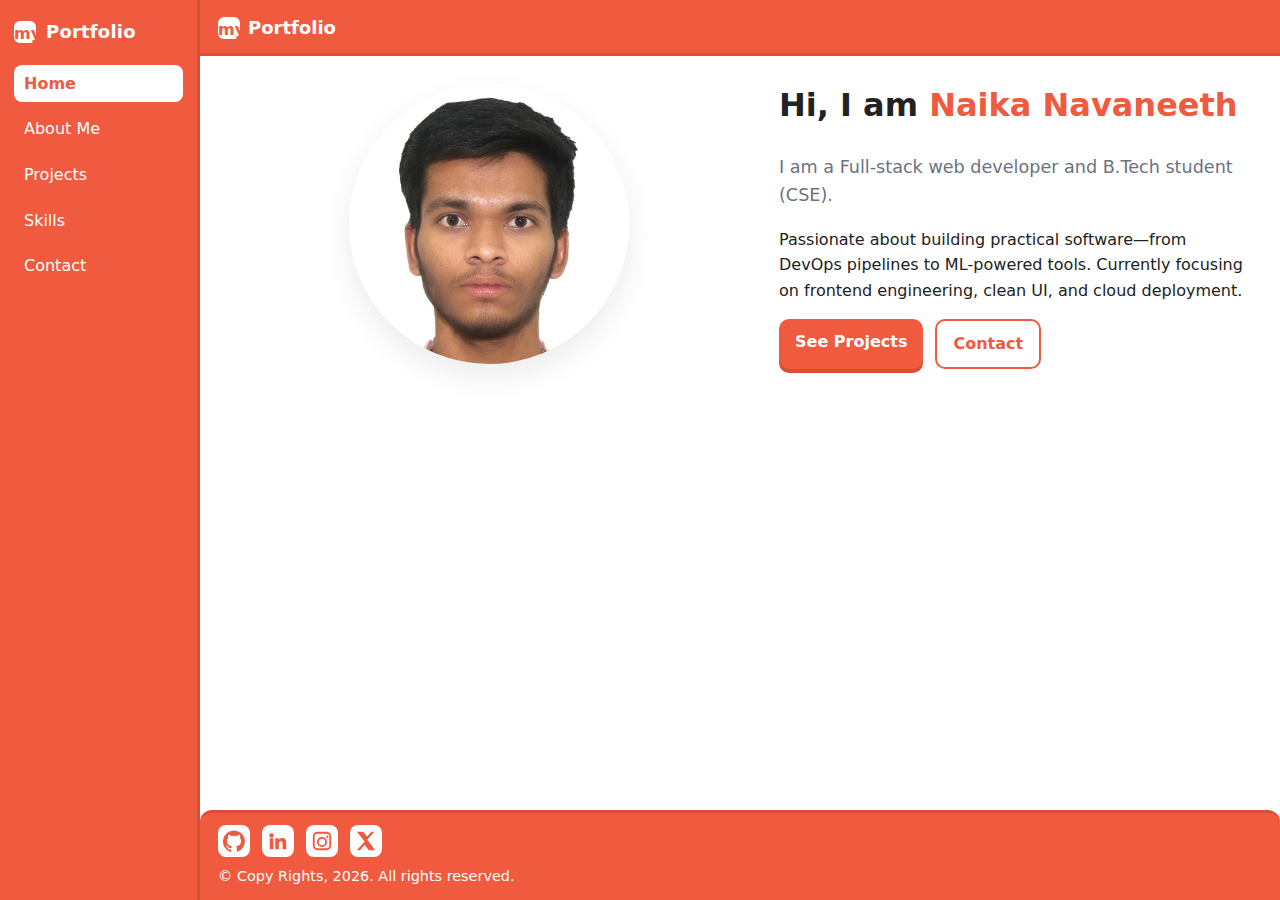
<file: index.html>
<!DOCTYPE html>
<html lang="en">
<head>
  <meta charset="UTF-8" />
  <meta name="viewport" content="width=device-width, initial-scale=1.0"/>
  <title>Home - Naika Navaneeth</title>
  <link rel="stylesheet" href="assets/css/style.css"/>
</head>
<body>
<div class="wrapper">
  <aside class="sidebar">
    <div class="brand">
      <span class="brand-badge">my</span>
      <span class="brand-name">Portfolio</span>
    </div>
    <nav aria-label="Primary">
      <ul class="nav">
        <li><a class="active" href="index.html">Home</a></li>
        <li><a class="" href="about.html">About Me</a></li>
        <li><a class="" href="projects.html">Projects</a></li>
        <li><a class="" href="skills.html">Skills</a></li>
        <li><a class="" href="contact.html">Contact</a></li>
      </ul>
    </nav>
  </aside>
  <header class="topbar">
    <div class="topbar-inner">
      <div class="brand-small">
        <span class="brand-badge">my</span>
        <span class="brand-name">Portfolio</span>
      </div>
    </div>
  </header>
  <main class="content">

<section class="hero">
  <div class="hero-media">
    <img src="assets/images/profile.jpg" alt="Portrait of Naika Navaneeth" class="hero-img"/>
  </div>
  <div class="hero-copy">
    <h1>Hi, I am <span class="accent">Naika Navaneeth</span></h1>
    <p class="lead">I am a Full‑stack web developer and B.Tech student (CSE).</p>
    <p>Passionate about building practical software—from DevOps pipelines to ML‑powered tools.
       Currently focusing on frontend engineering, clean UI, and cloud deployment.</p>
    <div class="cta-row">
      <a class="btn" href="projects.html">See Projects</a>
      <a class="btn btn-outline" href="contact.html">Contact</a>
    </div>
  </div>
</section>

  </main>
  <footer>
    <div class="footer-container">
      <div class="social-icons">
        <a aria-label="GitHub" href="https://github.com/NaikaNavaneeth" target="_blank" rel="noopener noreferrer" title="GitHub">
          <svg width="22" height="22" viewBox="0 0 24 24" role="img" aria-hidden="true"><path d="M12 .5a12 12 0 0 0-3.79 23.4c.6.11.82-.26.82-.58v-2.03c-3.34.73-4.04-1.61-4.04-1.61-.55-1.42-1.34-1.8-1.34-1.8-1.1-.75.08-.74.08-.74 1.22.09 1.87 1.26 1.87 1.26 1.08 1.86 2.84 1.32 3.53 1.01.11-.78.42-1.32.76-1.63-2.67-.3-5.47-1.34-5.47-5.95 0-1.31.47-2.39 1.25-3.23-.13-.31-.54-1.56.12-3.26 0 0 1.01-.32 3.3 1.23a11.46 11.46 0 0 1 6 0c2.28-1.55 3.29-1.23 3.29-1.23.67 1.7.26 2.95.13 3.26.78.84 1.25 1.92 1.25 3.23 0 4.62-2.81 5.64-5.49 5.94.43.37.81 1.09.81 2.2v3.26c0 .32.21.7.83.58A12 12 0 0 0 12 .5z" fill="currentColor"/></svg>
        </a>
        <a aria-label="LinkedIn" href="https://www.linkedin.com/in/navaneeth-naika-32b4a3281/" target="_blank" rel="noopener noreferrer" title="LinkedIn">
          <svg width="22" height="22" viewBox="0 0 24 24" role="img" aria-hidden="true"><path d="M4.98 3.5A2.5 2.5 0 1 1 5 8.5a2.5 2.5 0 0 1-.02-5zM3 9h4v12H3zM9 9h3.8v1.7h.05c.53-1 1.82-2.05 3.75-2.05C20 8.65 21 11 21 14.43V21h-4v-5.7c0-1.36-.03-3.1-1.9-3.1-1.9 0-2.2 1.48-2.2 3v5.8H9z" fill="currentColor"/></svg>
        </a>
        <a aria-label="Instagram" href="https://www.instagram.com/" target="_blank" rel="noopener noreferrer" title="Instagram">
          <svg width="22" height="22" viewBox="0 0 24 24" role="img" aria-hidden="true"><path d="M7 2h10a5 5 0 0 1 5 5v10a5 5 0 0 1-5 5H7a5 5 0 0 1-5-5V7a5 5 0 0 1 5-5zm10 2H7a3 3 0 0 0-3 3v10a3 3 0 0 0 3 3h10a3 3 0 0 0 3-3V7a3 3 0 0 0-3-3zm-5 3.5A5.5 5.5 0 1 1 6.5 13 5.5 5.5 0 0 1 12 7.5zm0 2A3.5 3.5 0 1 0 15.5 13 3.5 3.5 0 0 0 12 9.5zm5.75-3.5a1.25 1.25 0 1 1-1.25 1.25A1.25 1.25 0 0 1 17.75 6z" fill="currentColor"/></svg>
        </a>
        <a aria-label="Twitter/X" href="https://twitter.com/" target="_blank" rel="noopener noreferrer" title="Twitter / X">
          <svg width="22" height="22" viewBox="0 0 24 24" role="img" aria-hidden="true"><path d="M18 2h3l-7.5 8.5L22 22h-7l-4.5-6-5 6H2l8.5-9.5L2 2h7l4 5z" fill="currentColor"/></svg>
        </a>
      </div>
      <p class="copyright">© Copy Rights, <span id="year"></span>. All rights reserved.</p>
    </div>
  </footer>
</div>
<script>
  // set year
  document.getElementById('year').textContent = new Date().getFullYear();
</script>
</body>
</html>
</file>
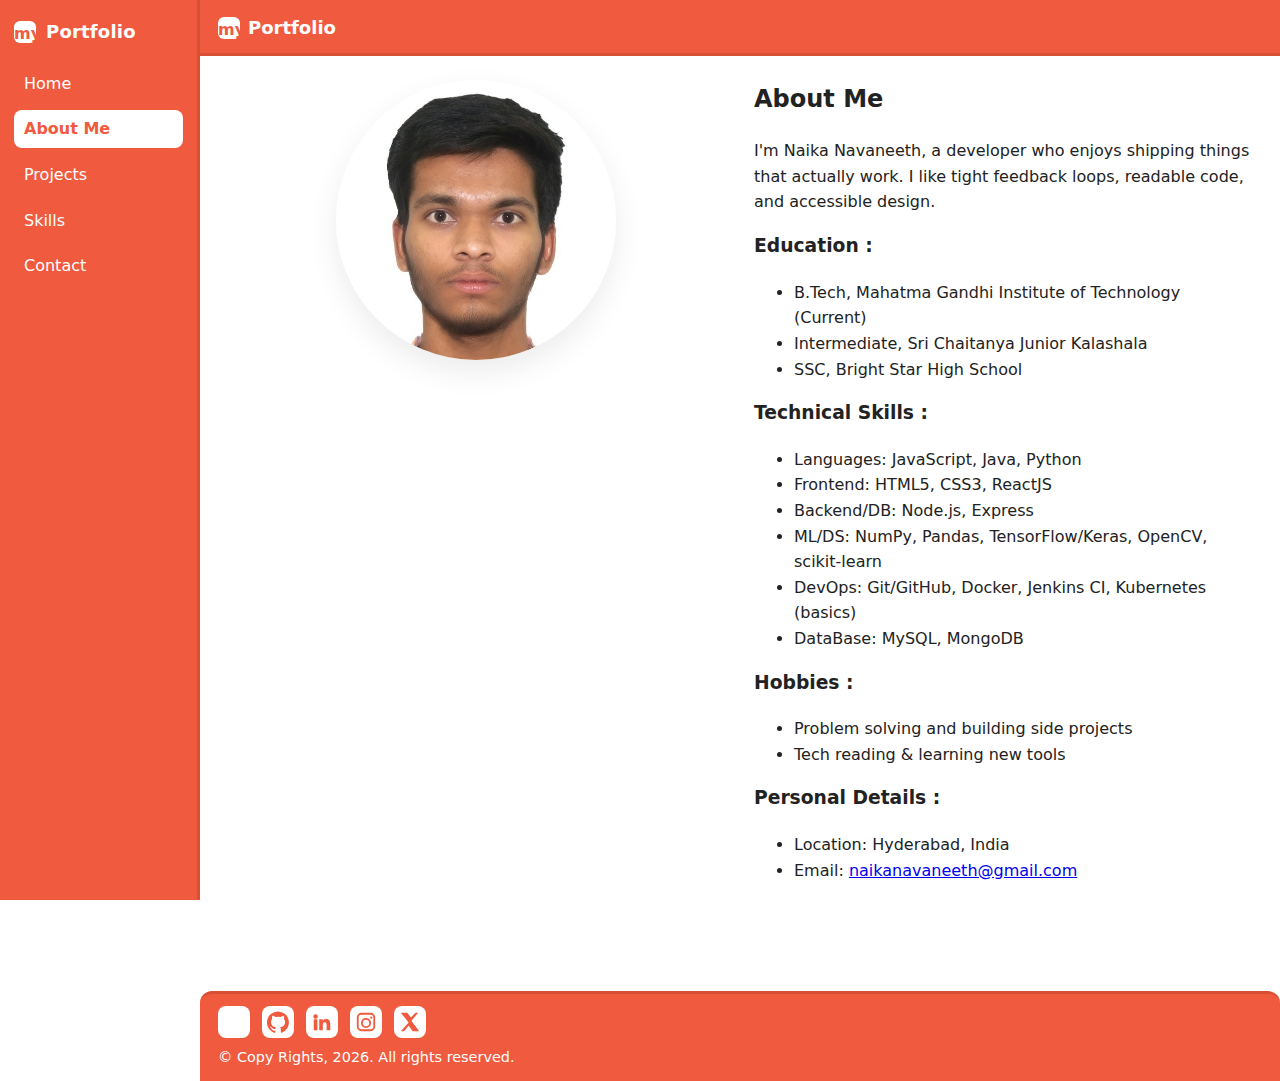
<file: about.html>
<!DOCTYPE html>
<html lang="en">
<head>
  <meta charset="UTF-8" />
  <meta name="viewport" content="width=device-width, initial-scale=1.0"/>
  <title>About - Naika Navaneeth</title>
  <link rel="stylesheet" href="assets/css/style.css"/>
</head>
<body>
<div class="wrapper">
  <aside class="sidebar">
    <div class="brand">
      <span class="brand-badge">my</span>
      <span class="brand-name">Portfolio</span>
    </div>
    <nav aria-label="Primary">
      <ul class="nav">
        <li><a class="" href="index.html">Home</a></li>
        <li><a class="active" href="about.html">About Me</a></li>
        <li><a class="" href="projects.html">Projects</a></li>
        <li><a class="" href="skills.html">Skills</a></li>
        <li><a class="" href="contact.html">Contact</a></li>
      </ul>
    </nav>
  </aside>
  <header class="topbar">
    <div class="topbar-inner">
      <div class="brand-small">
        <span class="brand-badge">my</span>
        <span class="brand-name">Portfolio</span>
      </div>
    </div>
  </header>
  <main class="content">

<section class="two-col">
  <div class="col-media">
    <img src="assets/images/profile.jpg" alt="Naika Navaneeth portrait" class="hero-img"/>
  </div>
  <div class="col-content">
    <h2>About Me</h2>
    <p>I'm Naika Navaneeth, a developer who enjoys shipping things that actually work.
    I like tight feedback loops, readable code, and accessible design.</p>

    <h3>Education :</h3>
    <ul>
      <li>B.Tech, Mahatma Gandhi Institute of Technology (Current)</li>
      <li>Intermediate, Sri Chaitanya Junior Kalashala</li>
      <li>SSC, Bright Star High School</li>
    </ul>

    <h3>Technical Skills :</h3>
    <ul>
      <li>Languages: JavaScript, Java, Python</li>
      <li>Frontend: HTML5, CSS3, ReactJS</li>
      <li>Backend/DB: Node.js, Express</li>
      <li>ML/DS: NumPy, Pandas, TensorFlow/Keras, OpenCV, scikit‑learn</li>
      <li>DevOps: Git/GitHub, Docker, Jenkins CI, Kubernetes (basics)</li>
      <li>DataBase: MySQL, MongoDB</li>
    </ul>

    <h3>Hobbies :</h3>
    <ul>
      <li>Problem solving and building side projects</li>
      <li>Tech reading & learning new tools</li>
    </ul>

    <h3>Personal Details :</h3>
    <ul>
      <li>Location: Hyderabad, India</li>
      <li>Email: <a href="mailto:naikanavaneeth@gmail.com">naikanavaneeth@gmail.com</li>
    </ul>
  </div>
</section>

  </main>
  <footer>
    <div class="footer-container">
      <div class="social-icons">
        <a aria-label="GitHub" href="https://github.com/NaikaNavaneeth" target="_blank" rel="noopener noreferrer" title="GitHub">
          <svg width="22" height="22" viewBox="0 0 24 24" role="img" aria-hidden="true"><path d="M12 .5a12 12 0 0 0-3.79 23.4c.6.11.82-.26.82-.58v-2.03c-3.34.73-4.04-1.61-4.04-1.61-.55-1.42-1.34-1.8-1.34-1.8-1.1-.75.08-.74.08-.74 1.22.09 1.87 1.26 1.87 1.26 1.08 1.86 2.84 1.32 3.53 1.01.11-.78.42-1.32.76-1.63-2.67-.3-5.47-1.34-5.47-5.95 0-1.31.47-2.39 1.25-3.23-.13-.31-.54-1.56.12-3.26 0 0 1.01-.32 3.3 1.23a11.46 11.46 0 0 1 6 0c2.28-1.55 3.29-1.23 3.29-1.23.67 1.7.26 2.95.13 3.26.78.84 1.25 1.92 1.25 3.23 0 4.62-2.81 5.64-5.49 5.94.43.37.81 1.09.81 2.2v3.26c0 .32.21.7.83.58A12 12 0 0 0 12 .5z" fill="currentColor"/></svg>
        </a>
        <a aria-label="LinkedIn" href="https://www.linkedin.com/in/navaneeth-naika-32b4a3281/" target="_blank" rel="noopener noreferrer" title="LinkedIn">
          <svg width="22" height="22" viewBox="0 0 24 24" role="img" aria-hidden="true"><path d="M4.98 3.5A2.5 2.5 0 1 1 5 8.5a2.5 2.5 0 0 1-.02-5zM3 9h4v12H3zM9 9h3.8v1.7h.05c.53-1 1.82-2.05 3.75-2.05C20 8.65 21 11 21 14.43V21h-4v-5.7c0-1.36-.03-3.1-1.9-3.1-1.9 0-2.2 1.48-2.2 3v5.8H9z" fill="currentColor"/></svg>
        </a>
        <a aria-label="Instagram" href="https://www.instagram.com/" target="_blank" rel="noopener noreferrer" title="Instagram">
          <svg width="22" height="22" viewBox="0 0 24 24" role="img" aria-hidden="true"><path d="M7 2h10a5 5 0 0 1 5 5v10a5 5 0 0 1-5 5H7a5 5 0 0 1-5-5V7a5 5 0 0 1 5-5zm10 2H7a3 3 0 0 0-3 3v10a3 3 0 0 0 3 3h10a3 3 0 0 0 3-3V7a3 3 0 0 0-3-3zm-5 3.5A5.5 5.5 0 1 1 6.5 13 5.5 5.5 0 0 1 12 7.5zm0 2A3.5 3.5 0 1 0 15.5 13 3.5 3.5 0 0 0 12 9.5zm5.75-3.5a1.25 1.25 0 1 1-1.25 1.25A1.25 1.25 0 0 1 17.75 6z" fill="currentColor"/></svg>
        </a>
        <a aria-label="Twitter/X" href="https://twitter.com/" target="_blank" rel="noopener noreferrer" title="Twitter / X">
          <svg width="22" height="22" viewBox="0 0 24 24" role="img" aria-hidden="true"><path d="M18 2h3l-7.5 8.5L22 22h-7l-4.5-6-5 6H2l8.5-9.5L2 2h7l4 5z" fill="currentColor"/></svg>
        </a>
      </div>
      <p class="copyright">© Copy Rights, <span id="year"></span>. All rights reserved.</p>
    </div>
  </footer>
</div>
<script>
  // set year
  document.getElementById('year').textContent = new Date().getFullYear();
</script>
</body>
</html>
</file>
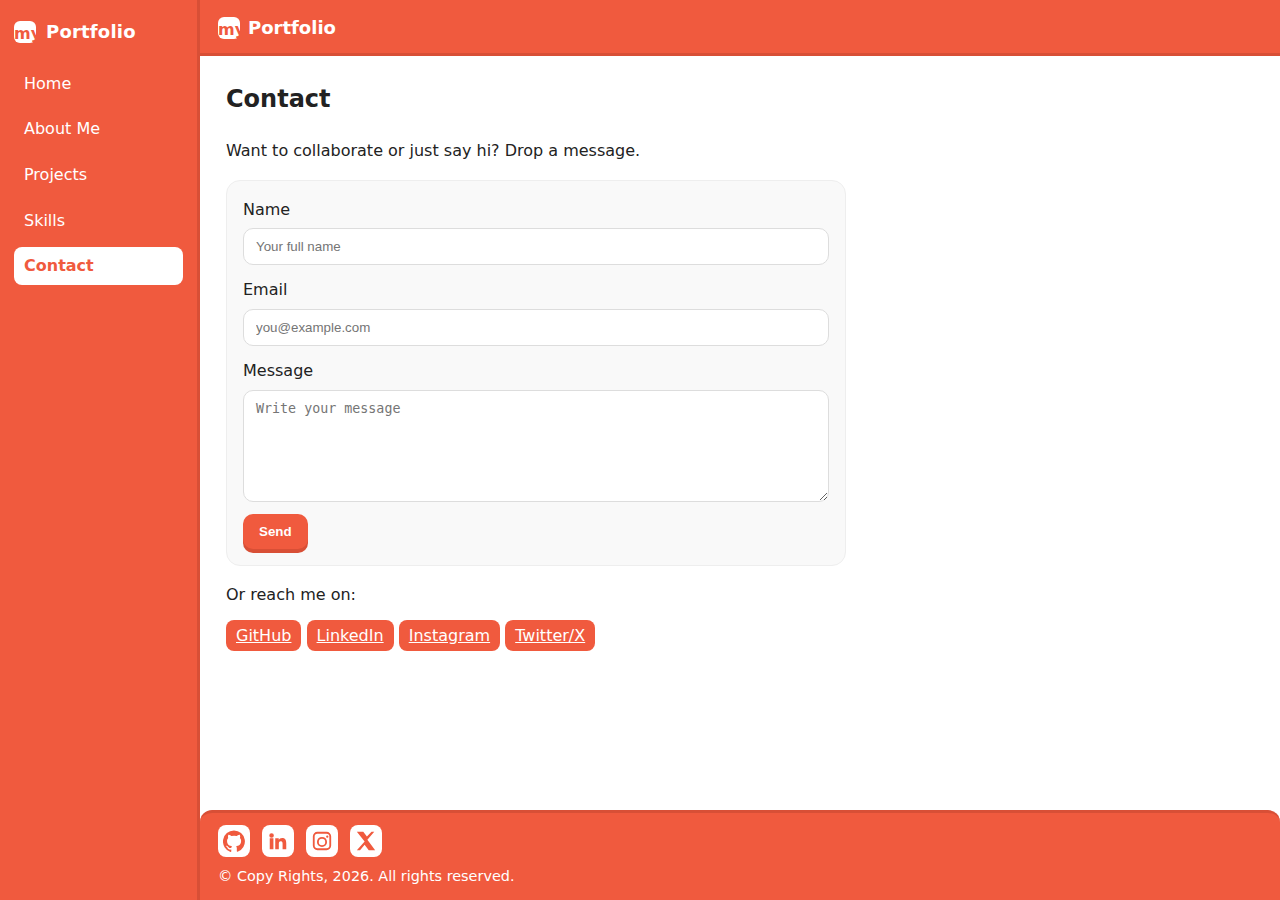
<file: contact.html>
<!DOCTYPE html>
<html lang="en">
<head>
  <meta charset="UTF-8" />
  <meta name="viewport" content="width=device-width, initial-scale=1.0"/>
  <title>Contact - Naika Navaneeth</title>
  <link rel="stylesheet" href="assets/css/style.css"/>
</head>
<body>
<div class="wrapper">
  <aside class="sidebar">
    <div class="brand">
      <span class="brand-badge">my</span>
      <span class="brand-name">Portfolio</span>
    </div>
    <nav aria-label="Primary">
      <ul class="nav">
        <li><a class="" href="index.html">Home</a></li>
        <li><a class="" href="about.html">About Me</a></li>
        <li><a class="" href="projects.html">Projects</a></li>
        <li><a class="" href="skills.html">Skills</a></li>
        <li><a class="active" href="contact.html">Contact</a></li>
      </ul>
    </nav>
  </aside>
  <header class="topbar">
    <div class="topbar-inner">
      <div class="brand-small">
        <span class="brand-badge">my</span>
        <span class="brand-name">Portfolio</span>
      </div>
    </div>
  </header>
  <main class="content">

<section class="contact">
  <h2>Contact</h2>
  <p>Want to collaborate or just say hi? Drop a message.</p>
  <form class="contact-form" action="mailto:naikanavaneeth@example.com" method="post" enctype="text/plain">
    <div class="form-row">
      <label for="name">Name</label>
      <input required id="name" name="name" type="text" placeholder="Your full name"/>
    </div>
    <div class="form-row">
      <label for="email">Email</label>
      <input required id="email" name="email" type="email" placeholder="you@example.com"/>
    </div>
    <div class="form-row">
      <label for="message">Message</label>
      <textarea required id="message" name="message" rows="6" placeholder="Write your message"></textarea>
    </div>
    <button class="btn" type="submit">Send</button>
  </form>
  <div class="alt-links">
    <p>Or reach me on:</p>
    <div class="social-icons">
      <a href="https://github.com/NaikaNavaneeth" target="_blank" rel="noopener">GitHub</a>
      <a href="https://www.linkedin.com/in/navaneeth-naika-32b4a3281/" target="_blank" rel="noopener">LinkedIn</a>
      <a href="https://www.instagram.com/" target="_blank" rel="noopener">Instagram</a>
      <a href="https://twitter.com/" target="_blank" rel="noopener">Twitter/X</a>
    </div>
  </div>
</section>

  </main>
  <footer>
    <div class="footer-container">
      <div class="social-icons">
        <a aria-label="GitHub" href="https://github.com/NaikaNavaneeth" target="_blank" rel="noopener noreferrer" title="GitHub">
          <svg width="22" height="22" viewBox="0 0 24 24" role="img" aria-hidden="true"><path d="M12 .5a12 12 0 0 0-3.79 23.4c.6.11.82-.26.82-.58v-2.03c-3.34.73-4.04-1.61-4.04-1.61-.55-1.42-1.34-1.8-1.34-1.8-1.1-.75.08-.74.08-.74 1.22.09 1.87 1.26 1.87 1.26 1.08 1.86 2.84 1.32 3.53 1.01.11-.78.42-1.32.76-1.63-2.67-.3-5.47-1.34-5.47-5.95 0-1.31.47-2.39 1.25-3.23-.13-.31-.54-1.56.12-3.26 0 0 1.01-.32 3.3 1.23a11.46 11.46 0 0 1 6 0c2.28-1.55 3.29-1.23 3.29-1.23.67 1.7.26 2.95.13 3.26.78.84 1.25 1.92 1.25 3.23 0 4.62-2.81 5.64-5.49 5.94.43.37.81 1.09.81 2.2v3.26c0 .32.21.7.83.58A12 12 0 0 0 12 .5z" fill="currentColor"/></svg>
        </a>
        <a aria-label="LinkedIn" href="https://www.linkedin.com/in/navaneeth-naika-32b4a3281/" target="_blank" rel="noopener noreferrer" title="LinkedIn">
          <svg width="22" height="22" viewBox="0 0 24 24" role="img" aria-hidden="true"><path d="M4.98 3.5A2.5 2.5 0 1 1 5 8.5a2.5 2.5 0 0 1-.02-5zM3 9h4v12H3zM9 9h3.8v1.7h.05c.53-1 1.82-2.05 3.75-2.05C20 8.65 21 11 21 14.43V21h-4v-5.7c0-1.36-.03-3.1-1.9-3.1-1.9 0-2.2 1.48-2.2 3v5.8H9z" fill="currentColor"/></svg>
        </a>
        <a aria-label="Instagram" href="https://www.instagram.com/" target="_blank" rel="noopener noreferrer" title="Instagram">
          <svg width="22" height="22" viewBox="0 0 24 24" role="img" aria-hidden="true"><path d="M7 2h10a5 5 0 0 1 5 5v10a5 5 0 0 1-5 5H7a5 5 0 0 1-5-5V7a5 5 0 0 1 5-5zm10 2H7a3 3 0 0 0-3 3v10a3 3 0 0 0 3 3h10a3 3 0 0 0 3-3V7a3 3 0 0 0-3-3zm-5 3.5A5.5 5.5 0 1 1 6.5 13 5.5 5.5 0 0 1 12 7.5zm0 2A3.5 3.5 0 1 0 15.5 13 3.5 3.5 0 0 0 12 9.5zm5.75-3.5a1.25 1.25 0 1 1-1.25 1.25A1.25 1.25 0 0 1 17.75 6z" fill="currentColor"/></svg>
        </a>
        <a aria-label="Twitter/X" href="https://twitter.com/" target="_blank" rel="noopener noreferrer" title="Twitter / X">
          <svg width="22" height="22" viewBox="0 0 24 24" role="img" aria-hidden="true"><path d="M18 2h3l-7.5 8.5L22 22h-7l-4.5-6-5 6H2l8.5-9.5L2 2h7l4 5z" fill="currentColor"/></svg>
        </a>
      </div>
      <p class="copyright">© Copy Rights, <span id="year"></span>. All rights reserved.</p>
    </div>
  </footer>
</div>
<script>
  // set year
  document.getElementById('year').textContent = new Date().getFullYear();
</script>
</body>
</html>
</file>
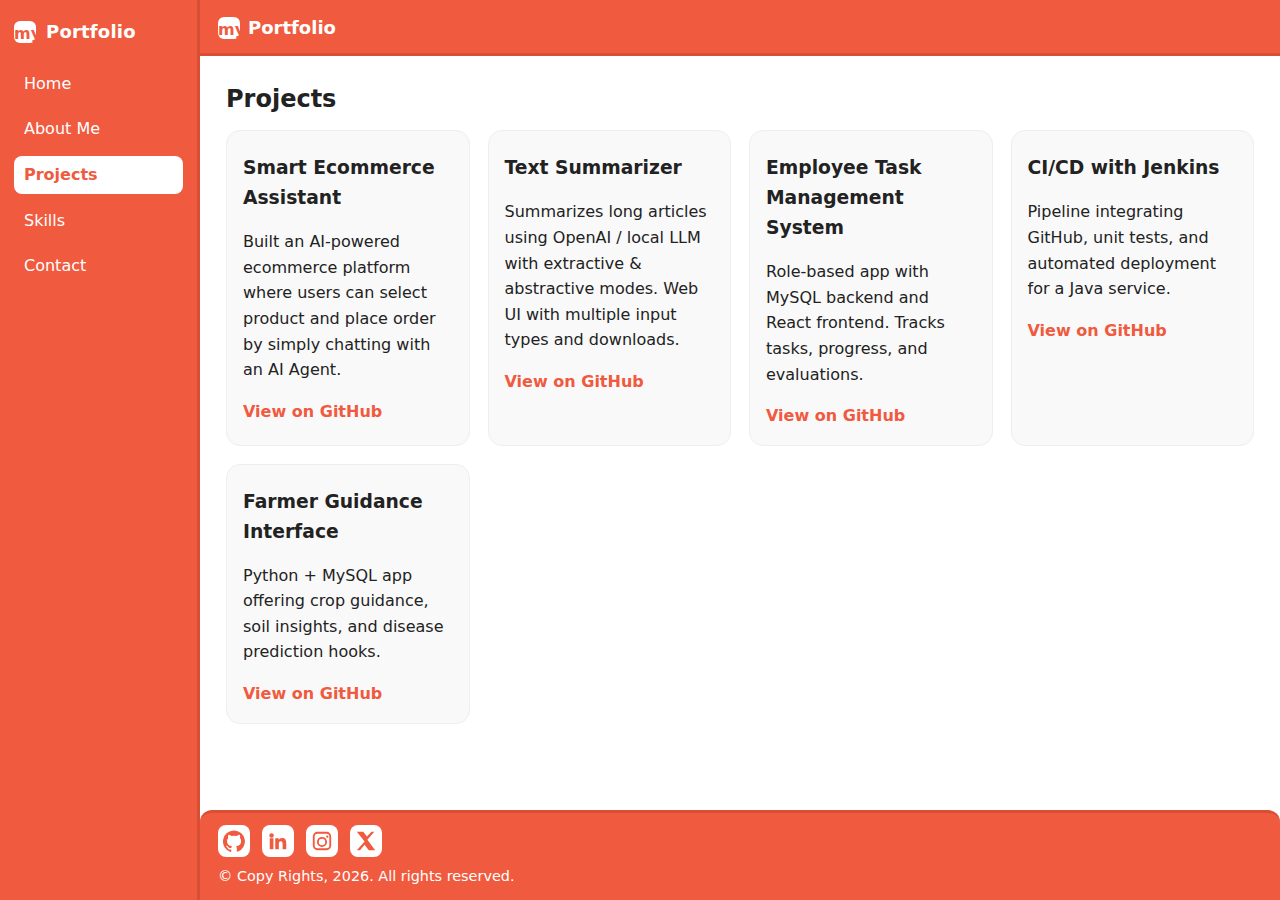
<file: projects.html>
<!DOCTYPE html>
<html lang="en">
<head>
  <meta charset="UTF-8" />
  <meta name="viewport" content="width=device-width, initial-scale=1.0"/>
  <title>Projects - Naika Navaneeth</title>
  <link rel="stylesheet" href="assets/css/style.css"/>
</head>
<body>
<div class="wrapper">
  <aside class="sidebar">
    <div class="brand">
      <span class="brand-badge">my</span>
      <span class="brand-name">Portfolio</span>
    </div>
    <nav aria-label="Primary">
      <ul class="nav">
        <li><a class="" href="index.html">Home</a></li>
        <li><a class="" href="about.html">About Me</a></li>
        <li><a class="active" href="projects.html">Projects</a></li>
        <li><a class="" href="skills.html">Skills</a></li>
        <li><a class="" href="contact.html">Contact</a></li>
      </ul>
    </nav>
  </aside>
  <header class="topbar">
    <div class="topbar-inner">
      <div class="brand-small">
        <span class="brand-badge">my</span>
        <span class="brand-name">Portfolio</span>
      </div>
    </div>
  </header>
  <main class="content">

<section class="projects">
  <h2>Projects</h2>
  <div class="project-grid">
    <article class="project-card">
      <h3>Smart Ecommerce Assistant</h3>
      <p>Built an AI-powered ecommerce platform where users can select product and place
            order by simply chatting with an AI Agent.</p>
      <a class="link" href="https://github.com/NaikaNavaneeth/Smart-Ecommerce" target="_blank" rel="noopener">View on GitHub</a>
    </article>
    <article class="project-card">
      <h3>Text Summarizer</h3>
      <p>Summarizes long articles using OpenAI / local LLM with extractive & abstractive modes.
      Web UI with multiple input types and downloads.</p>
      <a class="link" href="https://github.com/NaikaNavaneeth/AI_text_summarizer" target="_blank" rel="noopener">View on GitHub</a>
    </article>
    <article class="project-card">
      <h3>Employee Task Management System</h3>
      <p>Role‑based app with MySQL backend and React frontend. Tracks tasks, progress, and evaluations.</p>
      <a class="link" href="https://github.com/NaikaNavaneeth/Employee_task_manager" target="_blank" rel="noopener">View on GitHub</a>
    </article>
    <article class="project-card">
      <h3>CI/CD with Jenkins</h3>
      <p>Pipeline integrating GitHub, unit tests, and automated deployment for a Java service.</p>
      <a class="link" href="https://github.com/NaikaNavaneeth/CI-CD-using-Jenkins" target="_blank" rel="noopener">View on GitHub</a>
    </article>
    <article class="project-card">
      <h3>Farmer Guidance Interface</h3>
      <p>Python + MySQL app offering crop guidance, soil insights, and disease prediction hooks.</p>
      <a class="link" href="https://github.com/NaikaNavaneeth/Farmer-Guidance-Interface" target="_blank" rel="noopener">View on GitHub</a>
    </article>
  </div>
</section>

  </main>
  <footer>
    <div class="footer-container">
      <div class="social-icons">
        <a aria-label="GitHub" href="https://github.com/NaikaNavaneeth" target="_blank" rel="noopener noreferrer" title="GitHub">
          <svg width="22" height="22" viewBox="0 0 24 24" role="img" aria-hidden="true"><path d="M12 .5a12 12 0 0 0-3.79 23.4c.6.11.82-.26.82-.58v-2.03c-3.34.73-4.04-1.61-4.04-1.61-.55-1.42-1.34-1.8-1.34-1.8-1.1-.75.08-.74.08-.74 1.22.09 1.87 1.26 1.87 1.26 1.08 1.86 2.84 1.32 3.53 1.01.11-.78.42-1.32.76-1.63-2.67-.3-5.47-1.34-5.47-5.95 0-1.31.47-2.39 1.25-3.23-.13-.31-.54-1.56.12-3.26 0 0 1.01-.32 3.3 1.23a11.46 11.46 0 0 1 6 0c2.28-1.55 3.29-1.23 3.29-1.23.67 1.7.26 2.95.13 3.26.78.84 1.25 1.92 1.25 3.23 0 4.62-2.81 5.64-5.49 5.94.43.37.81 1.09.81 2.2v3.26c0 .32.21.7.83.58A12 12 0 0 0 12 .5z" fill="currentColor"/></svg>
        </a>
        <a aria-label="LinkedIn" href="https://www.linkedin.com/in/navaneeth-naika-32b4a3281/" target="_blank" rel="noopener noreferrer" title="LinkedIn">
          <svg width="22" height="22" viewBox="0 0 24 24" role="img" aria-hidden="true"><path d="M4.98 3.5A2.5 2.5 0 1 1 5 8.5a2.5 2.5 0 0 1-.02-5zM3 9h4v12H3zM9 9h3.8v1.7h.05c.53-1 1.82-2.05 3.75-2.05C20 8.65 21 11 21 14.43V21h-4v-5.7c0-1.36-.03-3.1-1.9-3.1-1.9 0-2.2 1.48-2.2 3v5.8H9z" fill="currentColor"/></svg>
        </a>
        <a aria-label="Instagram" href="https://www.instagram.com/" target="_blank" rel="noopener noreferrer" title="Instagram">
          <svg width="22" height="22" viewBox="0 0 24 24" role="img" aria-hidden="true"><path d="M7 2h10a5 5 0 0 1 5 5v10a5 5 0 0 1-5 5H7a5 5 0 0 1-5-5V7a5 5 0 0 1 5-5zm10 2H7a3 3 0 0 0-3 3v10a3 3 0 0 0 3 3h10a3 3 0 0 0 3-3V7a3 3 0 0 0-3-3zm-5 3.5A5.5 5.5 0 1 1 6.5 13 5.5 5.5 0 0 1 12 7.5zm0 2A3.5 3.5 0 1 0 15.5 13 3.5 3.5 0 0 0 12 9.5zm5.75-3.5a1.25 1.25 0 1 1-1.25 1.25A1.25 1.25 0 0 1 17.75 6z" fill="currentColor"/></svg>
        </a>
        <a aria-label="Twitter/X" href="https://twitter.com/" target="_blank" rel="noopener noreferrer" title="Twitter / X">
          <svg width="22" height="22" viewBox="0 0 24 24" role="img" aria-hidden="true"><path d="M18 2h3l-7.5 8.5L22 22h-7l-4.5-6-5 6H2l8.5-9.5L2 2h7l4 5z" fill="currentColor"/></svg>
        </a>
      </div>
      <p class="copyright">© Copy Rights, <span id="year"></span>. All rights reserved.</p>
    </div>
  </footer>
</div>
<script>
  // set year
  document.getElementById('year').textContent = new Date().getFullYear();
</script>
</body>
</html>
</file>
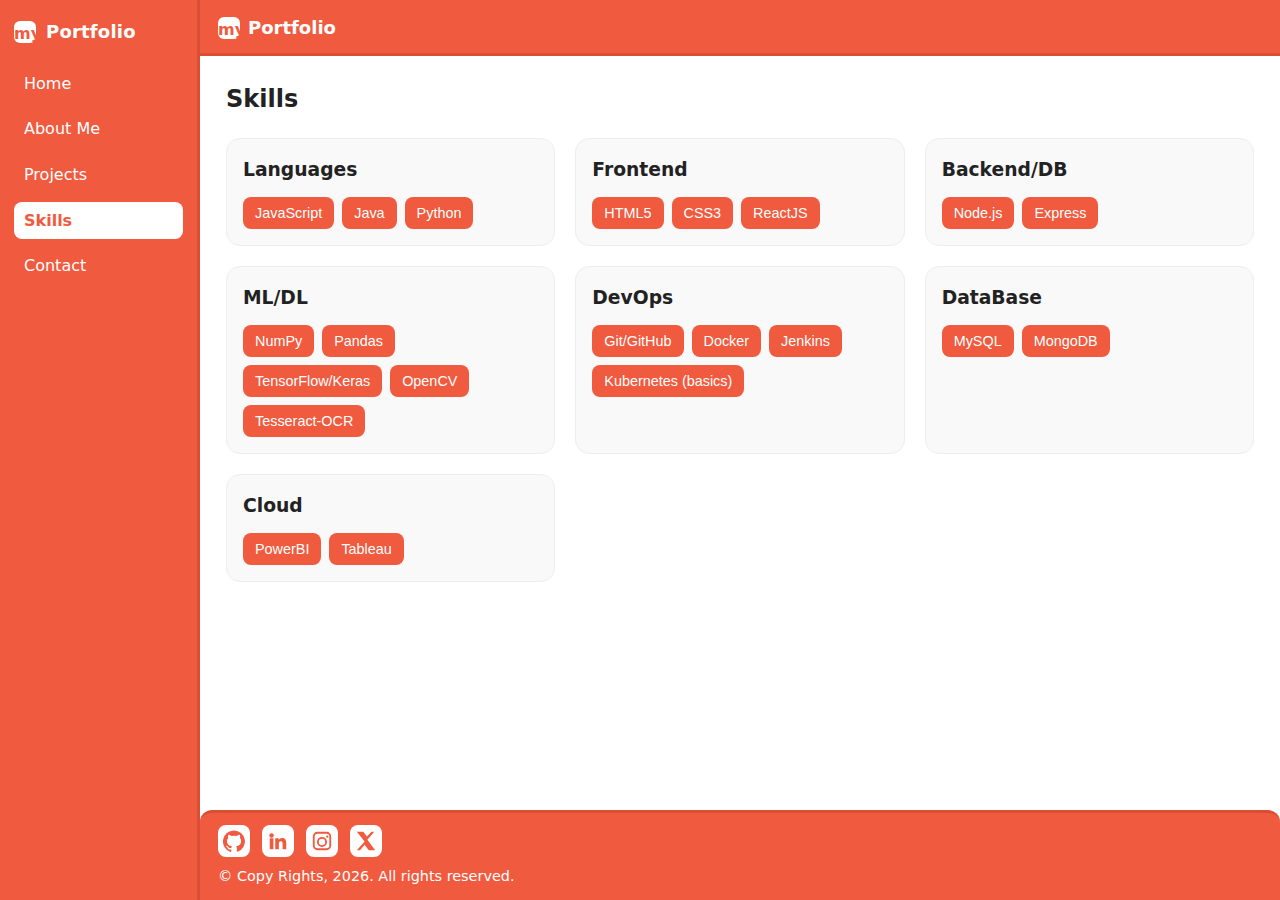
<file: skills.html>
<!DOCTYPE html>
<html lang="en">
<head>
  <meta charset="UTF-8" />
  <meta name="viewport" content="width=device-width, initial-scale=1.0"/>
  <title>Skills - Naika Navaneeth</title>
  <link rel="stylesheet" href="assets/css/style.css"/>
</head>
<body>
<div class="wrapper">
  <aside class="sidebar">
    <div class="brand">
      <span class="brand-badge">my</span>
      <span class="brand-name">Portfolio</span>
    </div>
    <nav aria-label="Primary">
      <ul class="nav">
        <li><a class="" href="index.html">Home</a></li>
        <li><a class="" href="about.html">About Me</a></li>
        <li><a class="" href="projects.html">Projects</a></li>
        <li><a class="active" href="skills.html">Skills</a></li>
        <li><a class="" href="contact.html">Contact</a></li>
      </ul>
    </nav>
  </aside>
  <header class="topbar">
    <div class="topbar-inner">
      <div class="brand-small">
        <span class="brand-badge">my</span>
        <span class="brand-name">Portfolio</span>
      </div>
    </div>
  </header>
  <main class="content">
    <h2>Skills</h2>
    <div class="skills-grid">
      <div class="skill-category">
        <h3>Languages</h3>
        <div class="skill-buttons">
          <button class="skill-button">JavaScript</button>
          <button class="skill-button">Java</button>
          <button class="skill-button">Python</button>
        </div>
      </div>
      <div class="skill-category">
        <h3>Frontend</h3>
        <div class="skill-buttons">
          <button class="skill-button">HTML5</button>
          <button class="skill-button">CSS3</button>
          <button class="skill-button">ReactJS</button>
        </div>
      </div>
      <div class="skill-category">
        <h3>Backend/DB</h3>
        <div class="skill-buttons">
          <button class="skill-button">Node.js</button>
          <button class="skill-button">Express</button>
        </div>
      </div>
      <div class="skill-category">
        <h3>ML/DL</h3>
        <div class="skill-buttons">
          <button class="skill-button">NumPy</button>
          <button class="skill-button">Pandas</button>
          <button class="skill-button">TensorFlow/Keras</button>
          <button class="skill-button">OpenCV</button>
          <button class="skill-button">Tesseract-OCR</button>
        </div>
      </div>
      <div class="skill-category">
        <h3>DevOps</h3>
        <div class="skill-buttons">
          <button class="skill-button">Git/GitHub</button>
          <button class="skill-button">Docker</button>
          <button class="skill-button">Jenkins</button>
          <button class="skill-button">Kubernetes (basics)</button>
        </div>
      </div>
      <div class="skill-category">
        <h3>DataBase</h3>
        <div class="skill-buttons">
          <button class="skill-button">MySQL</button>
          <button class="skill-button">MongoDB</button>
        </div>
      </div>
      <div class="skill-category">
        <h3>Cloud</h3>
        <div class="skill-buttons">
          <button class="skill-button">PowerBI</button>
          <button class="skill-button">Tableau</button>
        </div>
      </div>
    </div>
  </main>
  <footer>
    <div class="footer-container">
      <div class="social-icons">
        <a aria-label="GitHub" href="https://github.com/NaikaNavaneeth" target="_blank" rel="noopener noreferrer" title="GitHub">
          <svg width="22" height="22" viewBox="0 0 24 24" role="img" aria-hidden="true"><path d="M12 .5a12 12 0 0 0-3.79 23.4c.6.11.82-.26.82-.58v-2.03c-3.34.73-4.04-1.61-4.04-1.61-.55-1.42-1.34-1.8-1.34-1.8-1.1-.75.08-.74.08-.74 1.22.09 1.87 1.26 1.87 1.26 1.08 1.86 2.84 1.32 3.53 1.01.11-.78.42-1.32.76-1.63-2.67-.3-5.47-1.34-5.47-5.95 0-1.31.47-2.39 1.25-3.23-.13-.31-.54-1.56.12-3.26 0 0 1.01-.32 3.3 1.23a11.46 11.46 0 0 1 6 0c2.28-1.55 3.29-1.23 3.29-1.23.67 1.7.26 2.95.13 3.26.78.84 1.25 1.92 1.25 3.23 0 4.62-2.81 5.64-5.49 5.94.43.37.81 1.09.81 2.2v3.26c0 .32.21.7.83.58A12 12 0 0 0 12 .5z" fill="currentColor"/></svg>
        </a>
        <a aria-label="LinkedIn" href="https://www.linkedin.com/in/navaneeth-naika-32b4a3281/" target="_blank" rel="noopener noreferrer" title="LinkedIn">
          <svg width="22" height="22" viewBox="0 0 24 24" role="img" aria-hidden="true"><path d="M4.98 3.5A2.5 2.5 0 1 1 5 8.5a2.5 2.5 0 0 1-.02-5zM3 9h4v12H3zM9 9h3.8v1.7h.05c.53-1 1.82-2.05 3.75-2.05C20 8.65 21 11 21 14.43V21h-4v-5.7c0-1.36-.03-3.1-1.9-3.1-1.9 0-2.2 1.48-2.2 3v5.8H9z" fill="currentColor"/></svg>
        </a>
        <a aria-label="Instagram" href="https://www.instagram.com/" target="_blank" rel="noopener noreferrer" title="Instagram">
          <svg width="22" height="22" viewBox="0 0 24 24" role="img" aria-hidden="true"><path d="M7 2h10a5 5 0 0 1 5 5v10a5 5 0 0 1-5 5H7a5 5 0 0 1-5-5V7a5 5 0 0 1 5-5zm10 2H7a3 3 0 0 0-3 3v10a3 3 0 0 0 3 3h10a3 3 0 0 0 3-3V7a3 3 0 0 0-3-3zm-5 3.5A5.5 5.5 0 1 1 6.5 13 5.5 5.5 0 0 1 12 7.5zm0 2A3.5 3.5 0 1 0 15.5 13 3.5 3.5 0 0 0 12 9.5zm5.75-3.5a1.25 1.25 0 1 1-1.25 1.25A1.25 1.25 0 0 1 17.75 6z" fill="currentColor"/></svg>
        </a>
        <a aria-label="Twitter/X" href="https://twitter.com/" target="_blank" rel="noopener noreferrer" title="Twitter / X">
          <svg width="22" height="22" viewBox="0 0 24 24" role="img" aria-hidden="true"><path d="M18 2h3l-7.5 8.5L22 22h-7l-4.5-6-5 6H2l8.5-9.5L2 2h7l4 5z" fill="currentColor"/></svg>
        </a>
      </div>
      <p class="copyright">© Copy Rights, <span id="year"></span>. All rights reserved.</p>
    </div>
  </footer>
</div>
<script>
  // set year
  document.getElementById('year').textContent = new Date().getFullYear();
</script>
</body>
</html>
</file>
<file: assets/css/style.css>
:root{
  --brand:#f05a3e;
  --brand-dark:#d84f36;
  --bg:#ffffff;
  --ink:#222222;
  --muted:#6b7280;
  --panel:#f9f9f9;
  --radius:16px;
}

*{box-sizing:border-box;}
html,body{height:100%;}
body{
  margin:0;
  font:16px/1.6 system-ui,-apple-system,Segoe UI,Roboto,Ubuntu,Cantarell,'Helvetica Neue',Arial;
  color:var(--ink);
  background:var(--bg);
}

.wrapper{
  min-height:100vh;
  display:grid;
  grid-template-columns: 200px 1fr;
  grid-template-rows: 56px 1fr auto;
}

.sidebar{
  grid-row:1 / span 3;
  background:var(--brand);
  color:#fff;
  padding:18px 14px;
  position:sticky; top:0;
  height:100vh;
  display:flex; flex-direction:column; gap:18px;
  border-right:3px solid var(--brand-dark);
}

.brand{ display:flex; align-items:center; gap:10px; font-weight:700; letter-spacing:.2px; }
.brand-small{ display:flex; align-items:center; gap:8px; font-weight:700; color:#fff;}
.brand-badge{
  display:inline-grid; place-items:center;
  width:22px; height:22px; border-radius:6px;
  background:#fff; color:var(--brand);
  font-weight:800; text-transform:lowercase;
}
.brand-name{ font-size:18px; }

.nav{ list-style:none; padding:0; margin:0; display:flex; flex-direction:column; gap:8px; }
.nav a{
  display:block; padding:6px 10px;
  color:#fff; text-decoration:none;
  border-radius:8px;
  transition:background .2s, transform .05s;
}
.nav a:hover{ background:rgba(255,255,255,.12); }
.nav a:active{ transform: translateY(1px); }
.nav a.active{ background:#fff; color:var(--brand); font-weight:700; }

.topbar{ grid-column:2 / -1; background:var(--brand); border-bottom:3px solid var(--brand-dark); }
.topbar .topbar-inner{ height:56px; display:flex; align-items:center; padding:0 18px; }

.content{ grid-column:2 / -1; padding:24px 26px 40px; max-width:1100px; width:100%; }
.content h1,.content h2,.content h3{ margin-top:0; }

.hero{ display:grid; grid-template-columns: 1.05fr .95fr; gap:28px; align-items:center; }
.hero-media, .col-media{ display: flex; justify-content: center; }
.hero-img{ width: 280px; height: 280px; border-radius: 50%; object-fit: cover; box-shadow: 0 12px 30px rgba(0,0,0,.08); }
.hero-copy .lead{ color:var(--muted); font-size:1.1rem; }
.accent{ color:var(--brand); }
.cta-row{ display:flex; gap:12px; margin-top:16px; }

.btn{
  display:inline-block; border:none; background:var(--brand); color:#fff;
  padding:10px 16px; border-radius:10px; text-decoration:none; font-weight:600;
  box-shadow:0 4px 0 var(--brand-dark);
}
.btn:hover{ filter:brightness(0.98); }
.btn:active{ transform: translateY(1px); box-shadow:0 3px 0 var(--brand-dark); }
.btn.btn-outline{ background:#fff; color:var(--brand); border:2px solid var(--brand); box-shadow:none; }

.two-col{ display:grid; grid-template-columns: 1fr 1fr; gap:28px; align-items:start; }

.projects h2{ margin-bottom:12px; }
.project-grid{ display:grid; gap:18px; grid-template-columns: repeat(auto-fill, minmax(240px, 1fr)); }
.project-card{
  background:var(--panel); padding:16px; border-radius:14px;
  border:1px solid #eee;
}
.project-card h3{ margin:6px 0 10px; }
.project-card .link{ text-decoration:none; color:var(--brand); font-weight:600; }

.contact .contact-form{
  background:var(--panel); border:1px solid #eee; padding:16px; border-radius:14px; max-width:620px;
}
.form-row{ display:flex; flex-direction:column; gap:6px; margin-bottom:12px; }
input[type=text], input[type=email], textarea{
  width:100%; padding:10px 12px; border:1px solid #ddd; border-radius:10px; outline:none;
}
input:focus, textarea:focus{ border-color:var(--brand); box-shadow:0 0 0 3px rgba(240,90,62,.15); }

.skills-grid{ display:grid; grid-template-columns: repeat(auto-fill, minmax(300px, 1fr)); gap:20px; }
.skill-category{ background:var(--panel); padding:16px; border-radius:14px; border:1px solid #eee; }
.skill-category h3{ margin-top:0; margin-bottom:12px; }
.skill-buttons{ display:flex; flex-wrap:wrap; gap:8px; }
.skill-button{ background:var(--brand); color:#fff; border:none; padding:8px 12px; border-radius:8px; font-size:.9rem; cursor:pointer; transition:background .2s; }
.skill-button:hover{ background:var(--brand-dark); }

footer{ grid-column:2 / -1; }
.footer-container{
  margin-top:24px; background:var(--brand); color:#fff;
  border-top:3px solid var(--brand-dark);
  padding:12px 18px; border-radius:12px 12px 0 0;
}
.footer-container .social-icons{
  display:flex; gap:12px; align-items:center; margin-bottom:8px;
}
.footer-container .social-icons a{
  display:inline-grid; place-items:center; width:32px; height:32px;
  border-radius:8px; background:#fff; color:var(--brand); text-decoration:none;
}
.footer-container .copyright{ margin:0; font-size:.9rem; }

.alt-links .social-icons a{ background:var(--brand); color:#fff; padding:6px 10px; height:auto; border-radius:8px; }

/* Responsive */
@media (max-width: 980px){
  .wrapper{ grid-template-columns: 170px 1fr; }
  .hero{ grid-template-columns: 1fr; }
  .two-col{ grid-template-columns: 1fr; }
}

@media (max-width: 720px){
  .wrapper{ grid-template-columns: 1fr; grid-template-rows: auto auto 1fr auto; }
  .sidebar{ position:relative; height:auto; grid-row:auto; border-right:none; border-bottom:3px solid var(--brand-dark); }
  .topbar{ display:none; }
  footer, .content{ grid-column:1 / -1; }
}
</file>
